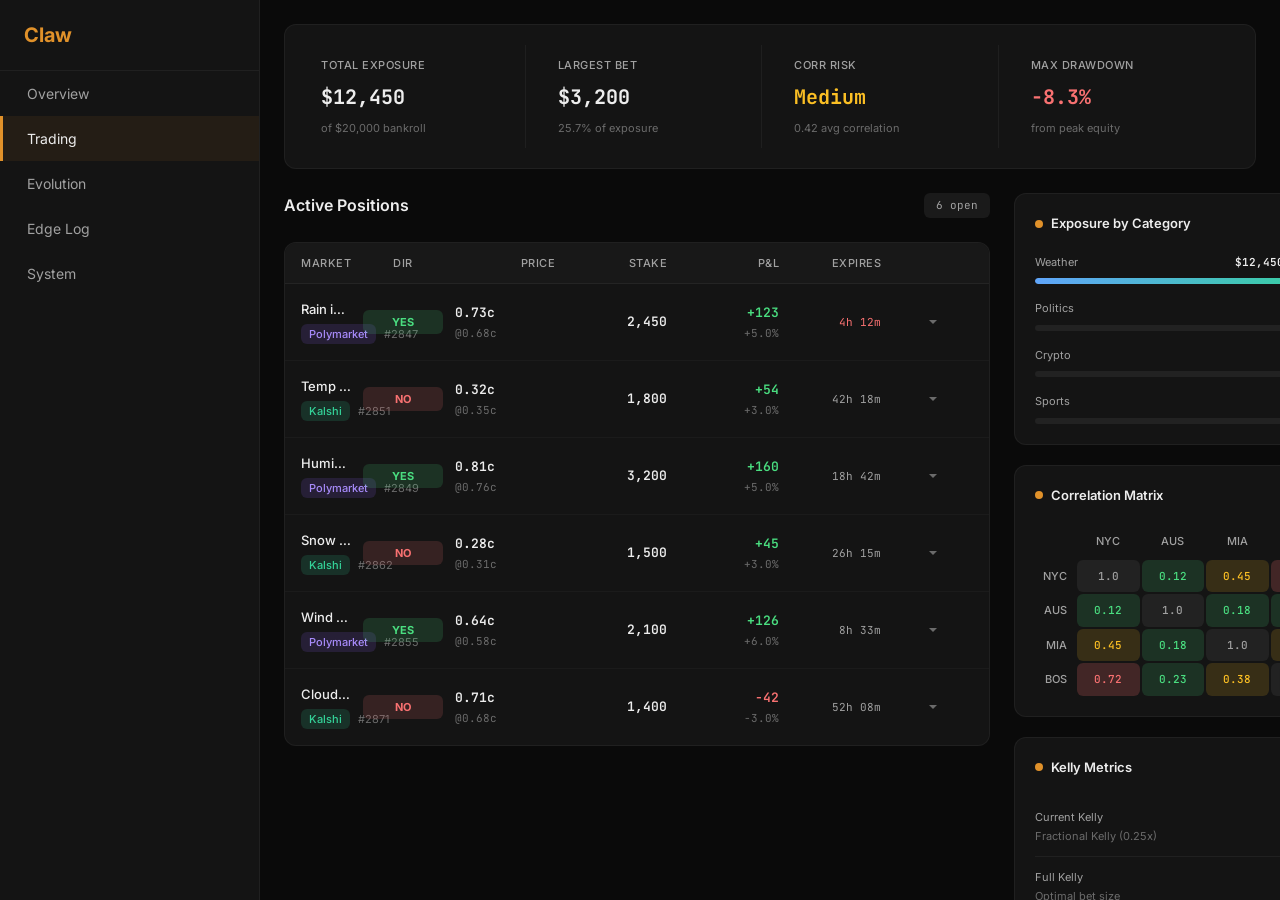
<file: trading-tab.html>
<!DOCTYPE html>
<html lang="en">
<head>
    <meta charset="UTF-8">
    <meta name="viewport" content="width=device-width, initial-scale=1.0">
    <title>Claw Command Center - Trading</title>
    <link href="https://fonts.googleapis.com/css2?family=Inter:wght@400;500;600;700&family=JetBrains+Mono:wght@400;500;600&display=swap" rel="stylesheet">
    <style>
        :root {
            --amber-500: #E0912A;
            --amber-400: #F5A94C;
            --dark-950: #0A0A0A;
            --dark-900: #141414;
            --dark-850: #181818;
            --dark-800: #1A1A1A;
            --dark-700: #222222;
            --dark-600: #2A2A2A;
            --text-primary: #EDEDED;
            --text-secondary: #A1A1A1;
            --text-tertiary: #6B6B6B;
            --success: #4ADE80;
            --success-dim: rgba(74, 222, 128, 0.15);
            --danger: #F87171;
            --danger-dim: rgba(248, 113, 113, 0.15);
            --warning: #FBBF24;
            --info: #60A5FA;
            --font-mono: 'JetBrains Mono', monospace;
            --font-sans: 'Inter', system-ui, sans-serif;
            --space-1: 4px;
            --space-2: 8px;
            --space-3: 12px;
            --space-4: 16px;
            --space-5: 20px;
            --space-6: 24px;
            --text-xs: 11px;
            --text-sm: 13px;
            --text-base: 14px;
            --text-lg: 16px;
            --text-xl: 20px;
            --radius-sm: 6px;
            --radius-md: 8px;
            --radius-lg: 12px;
        }
        * { margin: 0; padding: 0; box-sizing: border-box; }
        body { font-family: var(--font-sans); background: var(--dark-950); color: var(--text-primary); font-size: 14px; line-height: 1.5; }
        .app { display: flex; height: 100vh; }
        .sidebar { width: 260px; background: var(--dark-900); border-right: 1px solid rgba(255,255,255,0.05); display: flex; flex-direction: column; flex-shrink: 0; }
        .logo { padding: 20px 24px; font-size: 20px; font-weight: 700; color: var(--amber-500); border-bottom: 1px solid rgba(255,255,255,0.05); }
        .nav-item { display: flex; align-items: center; gap: 12px; padding: 12px 24px; cursor: pointer; color: var(--text-secondary); border-left: 3px solid transparent; transition: all 0.2s; }
        .nav-item:hover { color: var(--text-primary); background: rgba(255,255,255,0.02); }
        .nav-item.active { color: var(--text-primary); border-left-color: var(--amber-500); background: rgba(224,145,42,0.08); }
        .main { flex: 1; overflow-y: auto; padding: var(--space-6); }
        .risk-snapshot-bar { display: grid; grid-template-columns: repeat(4, 1fr); gap: var(--space-4); margin-bottom: var(--space-6); background: var(--dark-900); border-radius: var(--radius-lg); padding: var(--space-5); border: 1px solid rgba(255,255,255,0.05); }
        .snapshot-metric { display: flex; flex-direction: column; gap: var(--space-2); padding: var(--space-3) var(--space-4); border-right: 1px solid rgba(255,255,255,0.05); }
        .snapshot-metric:last-child { border-right: none; }
        .snapshot-label { font-size: var(--text-xs); color: var(--text-secondary); text-transform: uppercase; letter-spacing: 0.5px; font-weight: 500; }
        .snapshot-value { font-size: var(--text-xl); font-weight: 700; font-family: var(--font-mono); color: var(--text-primary); }
        .snapshot-value.positive { color: var(--success); }
        .snapshot-value.negative { color: var(--danger); }
        .snapshot-value.warning { color: var(--warning); }
        .snapshot-sub { font-size: var(--text-xs); color: var(--text-tertiary); }
        .trading-grid { display: grid; grid-template-columns: 1fr 340px; gap: var(--space-6); }
        .positions-section { display: flex; flex-direction: column; gap: var(--space-4); }
        .positions-header { display: flex; justify-content: space-between; align-items: center; margin-bottom: var(--space-2); }
        .positions-title { font-size: var(--text-lg); font-weight: 600; }
        .positions-count { font-size: var(--text-xs); color: var(--text-secondary); font-family: var(--font-mono); background: var(--dark-800); padding: var(--space-1) var(--space-3); border-radius: var(--radius-sm); }
        .positions-table { background: var(--dark-900); border-radius: var(--radius-lg); border: 1px solid rgba(255,255,255,0.05); overflow: hidden; }
        .table-header { display: grid; grid-template-columns: 2.5fr 80px 100px 100px 100px 90px 80px; gap: var(--space-3); padding: var(--space-3) var(--space-4); background: var(--dark-850); border-bottom: 1px solid rgba(255,255,255,0.05); font-size: var(--text-xs); color: var(--text-secondary); font-weight: 500; text-transform: uppercase; letter-spacing: 0.5px; }
        .table-header > div { display: flex; align-items: center; }
        .table-header .align-right { justify-content: flex-end; }
        .table-header .align-center { justify-content: center; }
        .position-row { display: grid; grid-template-columns: 2.5fr 80px 100px 100px 100px 90px 80px; gap: var(--space-3); padding: var(--space-4); border-bottom: 1px solid rgba(255,255,255,0.03); cursor: pointer; transition: all 0.2s ease; align-items: center; }
        .position-row:last-child { border-bottom: none; }
        .position-row:hover { background: rgba(224,145,42,0.05); }
        .position-row:focus { outline: 2px solid var(--amber-500); outline-offset: -2px; }
        .position-row.expanded { background: rgba(224,145,42,0.08); }
        .position-market-cell { display: flex; flex-direction: column; gap: var(--space-1); min-width: 0; }
        .position-market-name { font-size: var(--text-sm); font-weight: 500; color: var(--text-primary); white-space: nowrap; overflow: hidden; text-overflow: ellipsis; }
        .position-platform { display: flex; align-items: center; gap: var(--space-2); }
        .platform-badge { font-size: var(--text-xs); padding: 2px 8px; border-radius: var(--radius-sm); font-weight: 500; }
        .platform-badge.polymarket { background: rgba(139, 92, 246, 0.15); color: #A78BFA; }
        .platform-badge.kalshi { background: rgba(52, 211, 153, 0.15); color: #34D399; }
        .position-direction { font-size: var(--text-xs); font-weight: 700; padding: 4px 10px; border-radius: var(--radius-sm); text-transform: uppercase; text-align: center; }
        .position-direction.yes { background: var(--success-dim); color: var(--success); }
        .position-direction.no { background: var(--danger-dim); color: var(--danger); }
        .position-price { display: flex; flex-direction: column; gap: 2px; }
        .price-current { font-size: var(--text-sm); font-weight: 600; font-family: var(--font-mono); color: var(--text-primary); }
        .price-entry { font-size: var(--text-xs); color: var(--text-tertiary); font-family: var(--font-mono); }
        .position-stake { font-size: var(--text-sm); font-weight: 600; font-family: var(--font-mono); color: var(--text-primary); text-align: right; }
        .position-pnl { display: flex; flex-direction: column; gap: 2px; text-align: right; }
        .pnl-value { font-size: var(--text-sm); font-weight: 600; font-family: var(--font-mono); }
        .pnl-value.positive { color: var(--success); }
        .pnl-value.negative { color: var(--danger); }
        .pnl-percent { font-size: var(--text-xs); color: var(--text-tertiary); font-family: var(--font-mono); }
        .position-expires { font-size: var(--text-xs); color: var(--text-secondary); font-family: var(--font-mono); text-align: right; }
        .position-expires.urgent { color: var(--danger); animation: pulse 1.5s infinite; }
        @keyframes pulse { 0%, 100% { opacity: 1; } 50% { opacity: 0.5; } }
        .expand-icon { display: flex; align-items: center; justify-content: center; color: var(--text-tertiary); transition: transform 0.2s; }
        .position-row.expanded .expand-icon { transform: rotate(180deg); color: var(--amber-500); }
        .position-reasoning { display: none; grid-column: 1 / -1; padding: var(--space-4); padding-top: 0; margin-top: calc(-1 * var(--space-2)); animation: slideDown 0.2s ease; }
        @keyframes slideDown { from { opacity: 0; transform: translateY(-10px); } to { opacity: 1; transform: translateY(0); } }
        .position-row.expanded .position-reasoning { display: block; }
        .reasoning-content { background: var(--dark-800); border-radius: var(--radius-md); padding: var(--space-4); border-left: 3px solid var(--amber-500); }
        .reasoning-header { font-size: var(--text-xs); color: var(--text-secondary); text-transform: uppercase; letter-spacing: 0.5px; margin-bottom: var(--space-3); font-weight: 500; }
        .reasoning-text { font-size: var(--text-sm); color: var(--text-primary); line-height: 1.6; margin-bottom: var(--space-4); }
        .reasoning-meta { display: flex; gap: var(--space-6); padding-top: var(--space-3); border-top: 1px solid rgba(255,255,255,0.05); }
        .reasoning-meta-item { display: flex; flex-direction: column; gap: var(--space-1); }
        .reasoning-meta-label { font-size: var(--text-xs); color: var(--text-tertiary); }
        .reasoning-meta-value { font-size: var(--text-sm); font-weight: 600; color: var(--text-primary); font-family: var(--font-mono); }
        .risk-sidebar { display: flex; flex-direction: column; gap: var(--space-5); }
        .risk-card { background: var(--dark-900); border-radius: var(--radius-lg); padding: var(--space-5); border: 1px solid rgba(255,255,255,0.05); }
        .risk-card-header { display: flex; align-items: center; gap: var(--space-2); margin-bottom: var(--space-5); font-size: var(--text-sm); font-weight: 600; color: var(--text-primary); }
        .risk-card-header::before { content: ""; width: 8px; height: 8px; border-radius: 50%; background: var(--amber-500); }
        .exposure-category { margin-bottom: var(--space-4); }
        .exposure-category:last-child { margin-bottom: 0; }
        .exposure-header { display: flex; justify-content: space-between; align-items: center; margin-bottom: var(--space-2); }
        .exposure-label { font-size: var(--text-xs); color: var(--text-secondary); }
        .exposure-value { font-size: var(--text-xs); font-weight: 600; color: var(--text-primary); font-family: var(--font-mono); }
        .exposure-bar-bg { height: 6px; background: rgba(255,255,255,0.06); border-radius: 3px; overflow: hidden; }
        .exposure-bar-fill { height: 100%; border-radius: 3px; transition: width 0.3s ease; }
        .exposure-bar-fill.weather { background: linear-gradient(90deg, #60A5FA, #34D399); }
        .exposure-bar-fill.politics { background: linear-gradient(90deg, #A78BFA, #F472B6); }
        .exposure-bar-fill.crypto { background: linear-gradient(90deg, #FBBF24, #F97316); }
        .exposure-bar-fill.sports { background: linear-gradient(90deg, #4ADE80, #22D3EE); }
        .correlation-matrix { display: grid; grid-template-columns: auto repeat(4, 1fr); gap: 2px; font-size: var(--text-xs); }
        .matrix-header { font-weight: 500; color: var(--text-secondary); padding: var(--space-2); text-align: center; }
        .matrix-label { color: var(--text-secondary); padding: var(--space-2); text-align: right; font-weight: 500; }
        .matrix-cell { padding: var(--space-2); text-align: center; border-radius: var(--radius-sm); font-family: var(--font-mono); font-weight: 500; }
        .matrix-cell.high { background: rgba(248, 113, 113, 0.2); color: var(--danger); }
        .matrix-cell.medium { background: rgba(251, 191, 36, 0.15); color: var(--warning); }
        .matrix-cell.low { background: rgba(74, 222, 128, 0.15); color: var(--success); }
        .matrix-cell.diag { background: rgba(255,255,255,0.06); color: var(--text-secondary); }
        .kelly-metric { display: flex; justify-content: space-between; align-items: center; padding: var(--space-3) 0; border-bottom: 1px solid rgba(255,255,255,0.05); }
        .kelly-metric:last-child { border-bottom: none; }
        .kelly-label { display: flex; flex-direction: column; gap: 2px; }
        .kelly-name { font-size: var(--text-xs); color: var(--text-secondary); }
        .kelly-desc { font-size: var(--text-xs); color: var(--text-tertiary); }
        .kelly-value { font-size: var(--text-sm); font-weight: 600; font-family: var(--font-mono); color: var(--text-primary); }
        .kelly-value.optimal { color: var(--success); }
        .kelly-value.caution { color: var(--warning); }
        .kelly-value.risky { color: var(--danger); }
        .kelly-formula { margin-top: var(--space-4); padding: var(--space-3); background: var(--dark-800); border-radius: var(--radius-md); font-family: var(--font-mono); font-size: var(--text-xs); color: var(--text-secondary); text-align: center; }
        @media (max-width: 1100px) { .trading-grid { grid-template-columns: 1fr; } .risk-sidebar { flex-direction: row; flex-wrap: wrap; } .risk-card { flex: 1; min-width: 280px; } }
        @media (max-width: 768px) { .risk-snapshot-bar { grid-template-columns: repeat(2, 1fr); } .snapshot-metric:nth-child(2) { border-right: none; } .snapshot-metric:nth-child(1), .snapshot-metric:nth-child(2) { border-bottom: 1px solid rgba(255,255,255,0.05); padding-bottom: var(--space-4); } .table-header { display: none; } .position-row { display: flex; flex-direction: column; align-items: flex-start; gap: var(--space-2); } .position-reasoning { width: 100%; } }
    </style>
</head>
<body>
    <div class="app">
        <aside class="sidebar" role="navigation" aria-label="Main navigation">
            <div class="logo">Claw</div>
            <nav>
                <div class="nav-item" onclick="switchTab('overview')">Overview</div>
                <div class="nav-item active" onclick="switchTab('trading')">Trading</div>
                <div class="nav-item" onclick="switchTab('evolution')">Evolution</div>
                <div class="nav-item" onclick="switchTab('edge')">Edge Log</div>
                <div class="nav-item" onclick="switchTab('system')">System</div>
            </nav>
        </aside>
        <main class="main">
            <div id="trading" class="tab-content active">
                <section class="risk-snapshot-bar" aria-label="Risk Snapshot">
                    <div class="snapshot-metric">
                        <span class="snapshot-label">Total Exposure</span>
                        <span class="snapshot-value">$12,450</span>
                        <span class="snapshot-sub">of $20,000 bankroll</span>
                    </div>
                    <div class="snapshot-metric">
                        <span class="snapshot-label">Largest Bet</span>
                        <span class="snapshot-value">$3,200</span>
                        <span class="snapshot-sub">25.7% of exposure</span>
                    </div>
                    <div class="snapshot-metric">
                        <span class="snapshot-label">Corr Risk</span>
                        <span class="snapshot-value warning">Medium</span>
                        <span class="snapshot-sub">0.42 avg correlation</span>
                    </div>
                    <div class="snapshot-metric">
                        <span class="snapshot-label">Max Drawdown</span>
                        <span class="snapshot-value negative">-8.3%</span>
                        <span class="snapshot-sub">from peak equity</span>
                    </div>
                </section>
                <div class="trading-grid">
                    <section class="positions-section" aria-labelledby="positions-heading">
                        <div class="positions-header">
                            <h2 id="positions-heading" class="positions-title">Active Positions</h2>
                            <span class="positions-count">6 open</span>
                        </div>
                        <div class="positions-table">
                            <div class="table-header" role="row">
                                <div>Market</div>
                                <div class="align-center">Dir</div>
                                <div class="align-right">Price</div>
                                <div class="align-right">Stake</div>
                                <div class="align-right">P&L</div>
                                <div class="align-right">Expires</div>
                                <div class="align-center"></div>
                            </div>
                            <article class="position-row" tabindex="0" role="button" onclick="toggleRow(this)">
                                <div class="position-market-cell">
                                    <div class="position-market-name">Rain in NYC March 20</div>
                                    <div class="position-platform">
                                        <span class="platform-badge polymarket">Polymarket</span>
                                        <span style="font-size: var(--text-xs); color: var(--text-tertiary);">#2847</span>
                                    </div>
                                </div>
                                <div class="position-direction yes">YES</div>
                                <div class="position-price">
                                    <span class="price-current">0.73c</span>
                                    <span class="price-entry">@0.68c</span>
                                </div>
                                <div class="position-stake">2,450</div>
                                <div class="position-pnl">
                                    <span class="pnl-value positive">+123</span>
                                    <span class="pnl-percent">+5.0%</span>
                                </div>
                                <div class="position-expires urgent">4h 12m</div>
                                <div class="expand-icon" aria-hidden="true">
                                    <svg width="16" height="16" viewBox="0 0 16 16" fill="currentColor"><path d="M4 6l4 4 4-4"/></svg>
                                </div>
                                <div class="position-reasoning">
                                    <div class="reasoning-content">
                                        <div class="reasoning-header">Position Reasoning</div>
                                        <p class="reasoning-text">NWS forecast shows 78% precipitation probability for Manhattan area. European model (ECMWF) aligns with GFS on moisture convergence. Bet placed at slight discount to true probability (estimated 75%). Edge: 7% over market price.</p>
                                        <div class="reasoning-meta">
                                            <div class="reasoning-meta-item"><span class="reasoning-meta-label">Confidence</span><span class="reasoning-meta-value" style="color: var(--success);">73%</span></div>
                                            <div class="reasoning-meta-item"><span class="reasoning-meta-label">Edge</span><span class="reasoning-meta-value" style="color: var(--amber-400);">+7.2%</span></div>
                                            <div class="reasoning-meta-item"><span class="reasoning-meta-label">Kelly %</span><span class="reasoning-meta-value">12.4%</span></div>
                                            <div class="reasoning-meta-item"><span class="reasoning-meta-label">Opened</span><span class="reasoning-meta-value">Mar 18</span></div>
                                        </div>
                                    </div>
                                </div>
                            </article>
                            <article class="position-row" tabindex="0" role="button" onclick="toggleRow(this)">
                                <div class="position-market-cell">
                                    <div class="position-market-name">Temp over 72F Austin</div>
                                    <div class="position-platform">
                                        <span class="platform-badge kalshi">Kalshi</span>
                                        <span style="font-size: var(--text-xs); color: var(--text-tertiary);">#2851</span>
                                    </div>
                                </div>
                                <div class="position-direction no">NO</div>
                                <div class="position-price">
                                    <span class="price-current">0.32c</span>
                                    <span class="price-entry">@0.35c</span>
                                </div>
                                <div class="position-stake">1,800</div>
                                <div class="position-pnl">
                                    <span class="pnl-value positive">+54</span>
                                    <span class="pnl-percent">+3.0%</span>
                                </div>
                                <div class="position-expires">42h 18m</div>
                                <div class="expand-icon" aria-hidden="true">
                                    <svg width="16" height="16" viewBox="0 0 16 16" fill="currentColor"><path d="M4 6l4 4 4-4"/></svg>
                                </div>
                                <div class="position-reasoning">
                                    <div class="reasoning-content">
                                        <div class="reasoning-header">Position Reasoning</div>
                                        <p class="reasoning-text">Cold front moving through Texas panhandle. Historical data shows 72F threshold rarely breached in late March following late-season cold snaps. Market overestimating warming trend. Edge: 5% over market.</p>
                                        <div class="reasoning-meta">
                                            <div class="reasoning-meta-item"><span class="reasoning-meta-label">Confidence</span><span class="reasoning-meta-value" style="color: var(--success);">68%</span></div>
                                            <div class="reasoning-meta-item"><span class="reasoning-meta-label">Edge</span><span class="reasoning-meta-value" style="color: var(--amber-400);">+5.1%</span></div>
                                            <div class="reasoning-meta-item"><span class="reasoning-meta-label">Kelly %</span><span class="reasoning-meta-value">9.0%</span></div>
                                            <div class="reasoning-meta-item"><span class="reasoning-meta-label">Opened</span><span class="reasoning-meta-value">Mar 17</span></div>
                                        </div>
                                    </div>
                                </div>
                            </article>
                            <article class="position-row" tabindex="0" role="button" onclick="toggleRow(this)">
                                <div class="position-market-cell">
                                    <div class="position-market-name">Humidity under 60% Miami</div>
                                    <div class="position-platform">
                                        <span class="platform-badge polymarket">Polymarket</span>
                                        <span style="font-size: var(--text-xs); color: var(--text-tertiary);">#2849</span>
                                    </div>
                                </div>
                                <div class="position-direction yes">YES</div>
                                <div class="position-price">
                                    <span class="price-current">0.81c</span>
                                    <span class="price-entry">@0.76c</span>
                                </div>
                                <div class="position-stake">3,200</div>
                                <div class="position-pnl">
                                    <span class="pnl-value positive">+160</span>
                                    <span class="pnl-percent">+5.0%</span>
                                </div>
                                <div class="position-expires">18h 42m</div>
                                <div class="expand-icon" aria-hidden="true">
                                    <svg width="16" height="16" viewBox="0 0 16 16" fill="currentColor"><path d="M4 6l4 4 4-4"/></svg>
                                </div>
                                <div class="position-reasoning">
                                    <div class="reasoning-content">
                                        <div class="reasoning-header">Position Reasoning</div>
                                        <p class="reasoning-text">Dry air mass from Gulf displacement. Dew point dropping faster than models predicted. High confidence in sub-60% humidity through resolution period. Largest position due to strong edge.</p>
                                        <div class="reasoning-meta">
                                            <div class="reasoning-meta-item"><span class="reasoning-meta-label">Confidence</span><span class="reasoning-meta-value" style="color: var(--success);">81%</span></div>
                                            <div class="reasoning-meta-item"><span class="reasoning-meta-label">Edge</span><span class="reasoning-meta-value" style="color: var(--amber-400);">+6.6%</span></div>
                                            <div class="reasoning-meta-item"><span class="reasoning-meta-label">Kelly %</span><span class="reasoning-meta-value">16.0%</span></div>
                                            <div class="reasoning-meta-item"><span class="reasoning-meta-label">Opened</span><span class="reasoning-meta-value">Mar 16</span></div>
                                        </div>
                                    </div>
                                </div>
                            </article>
                            <article class="position-row" tabindex="0" role="button" onclick="toggleRow(this)">
                                <div class="position-market-cell">
                                    <div class="position-market-name">Snow in Boston March 21</div>
                                    <div class="position-platform">
                                        <span class="platform-badge kalshi">Kalshi</span>
                                        <span style="font-size: var(--text-xs); color: var(--text-tertiary);">#2862</span>
                                    </div>
                                </div>
                                <div class="position-direction no">NO</div>
                                <div class="position-price">
                                    <span class="price-current">0.28c</span>
                                    <span class="price-entry">@0.31c</span>
                                </div>
                                <div class="position-stake">1,500</div>
                                <div class="position-pnl">
                                    <span class="pnl-value positive">+45</span>
                                    <span class="pnl-percent">+3.0%</span>
                                </div>
                                <div class="position-expires">26h 15m</div>
                                <div class="expand-icon" aria-hidden="true">
                                    <svg width="16" height="16" viewBox="0 0 16 16" fill="currentColor"><path d="M4 6l4 4 4-4"/></svg>
                                </div>
                                <div class="position-reasoning">
                                    <div class="reasoning-content">
                                        <div class="reasoning-header">Position Reasoning</div>
                                        <p class="reasoning-text">Temperatures rising above freezing by noon. Ground too warm for accumulation even if precipitation falls. Market overestimating snow probability based on outdated models.</p>
                                        <div class="reasoning-meta">
                                            <div class="reasoning-meta-item"><span class="reasoning-meta-label">Confidence</span><span class="reasoning-meta-value" style="color: var(--success);">72%</span></div>
                                            <div class="reasoning-meta-item"><span class="reasoning-meta-label">Edge</span><span class="reasoning-meta-value" style="color: var(--amber-400);">+4.8%</span></div>
                                            <div class="reasoning-meta-item"><span class="reasoning-meta-label">Kelly %</span><span class="reasoning-meta-value">7.5%</span></div>
                                            <div class="reasoning-meta-item"><span class="reasoning-meta-label">Opened</span><span class="reasoning-meta-value">Mar 19</span></div>
                                        </div>
                                    </div>
                                </div>
                            </article>
                            <article class="position-row" tabindex="0" role="button" onclick="toggleRow(this)">
                                <div class="position-market-cell">
                                    <div class="position-market-name">Wind over 25mph Chicago</div>
                                    <div class="position-platform">
                                        <span class="platform-badge polymarket">Polymarket</span>
                                        <span style="font-size: var(--text-xs); color: var(--text-tertiary);">#2855</span>
                                    </div>
                                </div>
                                <div class="position-direction yes">YES</div>
                                <div class="position-price">
                                    <span class="price-current">0.64c</span>
                                    <span class="price-entry">@0.58c</span>
                                </div>
                                <div class="position-stake">2,100</div>
                                <div class="position-pnl">
                                    <span class="pnl-value positive">+126</span>
                                    <span class="pnl-percent">+6.0%</span>
                                </div>
                                <div class="position-expires">8h 33m</div>
                                <div class="expand-icon" aria-hidden="true">
                                    <svg width="16" height="16" viewBox="0 0 16 16" fill="currentColor"><path d="M4 6l4 4 4-4"/></svg>
                                </div>
                                <div class="position-reasoning">
                                    <div class="reasoning-content">
                                        <div class="reasoning-header">Position Reasoning</div>
                                        <p class="reasoning-text">Strong pressure gradient developing ahead of frontal system. Sustained winds already gusting to 30mph at O'Hare. High confidence threshold will be exceeded.</p>
                                        <div class="reasoning-meta">
                                            <div class="reasoning-meta-item"><span class="reasoning-meta-label">Confidence</span><span class="reasoning-meta-value" style="color: var(--success);">76%</span></div>
                                            <div class="reasoning-meta-item"><span class="reasoning-meta-label">Edge</span><span class="reasoning-meta-value" style="color: var(--amber-400);">+8.4%</span></div>
                                            <div class="reasoning-meta-item"><span class="reasoning-meta-label">Kelly %</span><span class="reasoning-meta-value">10.5%</span></div>
                                            <div class="reasoning-meta-item"><span class="reasoning-meta-label">Opened</span><span class="reasoning-meta-value">Mar 18</span></div>
                                        </div>
                                    </div>
                                </div>
                            </article>
                            <article class="position-row" tabindex="0" role="button" onclick="toggleRow(this)">
                                <div class="position-market-cell">
                                    <div class="position-market-name">Cloud cover under 40% Seattle</div>
                                    <div class="position-platform">
                                        <span class="platform-badge kalshi">Kalshi</span>
                                        <span style="font-size: var(--text-xs); color: var(--text-tertiary);">#2871</span>
                                    </div>
                                </div>
                                <div class="position-direction no">NO</div>
                                <div class="position-price">
                                    <span class="price-current">0.71c</span>
                                    <span class="price-entry">@0.68c</span>
                                </div>
                                <div class="position-stake">1,400</div>
                                <div class="position-pnl">
                                    <span class="pnl-value negative">-42</span>
                                    <span class="pnl-percent">-3.0%</span>
                                </div>
                                <div class="position-expires">52h 08m</div>
                                <div class="expand-icon" aria-hidden="true">
                                    <svg width="16" height="16" viewBox="0 0 16 16" fill="currentColor"><path d="M4 6l4 4 4-4"/></svg>
                                </div>
                                <div class="position-reasoning">
                                    <div class="reasoning-content">
                                        <div class="reasoning-header">Position Reasoning</div>
                                        <p class="reasoning-text">Marine layer persisting longer than forecast. Low pressure system off coast maintaining cloud coverage through resolution window. Position underwater but holding for reversal.</p>
                                        <div class="reasoning-meta">
                                            <div class="reasoning-meta-item"><span class="reasoning-meta-label">Confidence</span><span class="reasoning-meta-value" style="color: var(--warning);">61%</span></div>
                                            <div class="reasoning-meta-item"><span class="reasoning-meta-label">Edge</span><span class="reasoning-meta-value" style="color: var(--amber-400);">+3.2%</span></div>
                                            <div class="reasoning-meta-item"><span class="reasoning-meta-label">Kelly %</span><span class="reasoning-meta-value">7.0%</span></div>
                                            <div class="reasoning-meta-item"><span class="reasoning-meta-label">Opened</span><span class="reasoning-meta-value">Mar 17</span></div>
                                        </div>
                                    </div>
                                </div>
                            </article>
                        </div>
                    </section>
                    <aside class="risk-sidebar" aria-label="Risk Analysis">
                        <div class="risk-card">
                            <h3 class="risk-card-header">Exposure by Category</h3>
                            <div class="exposure-category">
                                <div class="exposure-header">
                                    <span class="exposure-label">Weather</span>
                                    <span class="exposure-value">$12,450 (100%)</span>
                                </div>
                                <div class="exposure-bar-bg"><div class="exposure-bar-fill weather" style="width: 100%"></div></div>
                            </div>
                            <div class="exposure-category">
                                <div class="exposure-header">
                                    <span class="exposure-label">Politics</span>
                                    <span class="exposure-value">$0 (0%)</span>
                                </div>
                                <div class="exposure-bar-bg"><div class="exposure-bar-fill politics" style="width: 0%"></div></div>
                            </div>
                            <div class="exposure-category">
                                <div class="exposure-header">
                                    <span class="exposure-label">Crypto</span>
                                    <span class="exposure-value">$0 (0%)</span>
                                </div>
                                <div class="exposure-bar-bg"><div class="exposure-bar-fill crypto" style="width: 0%"></div></div>
                            </div>
                            <div class="exposure-category">
                                <div class="exposure-header">
                                    <span class="exposure-label">Sports</span>
                                    <span class="exposure-value">$0 (0%)</span>
                                </div>
                                <div class="exposure-bar-bg"><div class="exposure-bar-fill sports" style="width: 0%"></div></div>
                            </div>
                        </div>
                        <div class="risk-card">
                            <h3 class="risk-card-header">Correlation Matrix</h3>
                            <div class="correlation-matrix">
                                <div></div>
                                <div class="matrix-header">NYC</div>
                                <div class="matrix-header">AUS</div>
                                <div class="matrix-header">MIA</div>
                                <div class="matrix-header">BOS</div>
                                <div class="matrix-label">NYC</div>
                                <div class="matrix-cell diag">1.0</div>
                                <div class="matrix-cell low">0.12</div>
                                <div class="matrix-cell medium">0.45</div>
                                <div class="matrix-cell high">0.72</div>
                                <div class="matrix-label">AUS</div>
                                <div class="matrix-cell low">0.12</div>
                                <div class="matrix-cell diag">1.0</div>
                                <div class="matrix-cell low">0.18</div>
                                <div class="matrix-cell low">0.23</div>
                                <div class="matrix-label">MIA</div>
                                <div class="matrix-cell medium">0.45</div>
                                <div class="matrix-cell low">0.18</div>
                                <div class="matrix-cell diag">1.0</div>
                                <div class="matrix-cell medium">0.38</div>
                                <div class="matrix-label">BOS</div>
                                <div class="matrix-cell high">0.72</div>
                                <div class="matrix-cell low">0.23</div>
                                <div class="matrix-cell medium">0.38</div>
                                <div class="matrix-cell diag">1.0</div>
                            </div>
                        </div>
                        <div class="risk-card">
                            <h3 class="risk-card-header">Kelly Metrics</h3>
                            <div class="kelly-metric">
                                <div class="kelly-label">
                                    <span class="kelly-name">Current Kelly</span>
                                    <span class="kelly-desc">Fractional Kelly (0.25x)</span>
                                </div>
                                <span class="kelly-value optimal">62.3%</span>
                            </div>
                            <div class="kelly-metric">
                                <div class="kelly-label">
                                    <span class="kelly-name">Full Kelly</span>
                                    <span class="kelly-desc">Optimal bet size</span>
                                </div>
                                <span class="kelly-value">249.2%</span>
                            </div>
                            <div class="kelly-metric">
                                <div class="kelly-label">
                                    <span class="kelly-name">Edge-Adjusted</span>
                                    <span class="kelly-desc">Weighted by avg edge</span>
                                </div>
                                <span class="kelly-value caution">18.7%</span>
                            </div>
                            <div class="kelly-metric">
                                <div class="kelly-label">
                                    <span class="kelly-name">Max Position</span>
                                    <span class="kelly-desc">Single bet limit</span>
                                </div>
                                <span class="kelly-value caution">25.0%</span>
                            </div>
                            <div class="kelly-formula">f* = (bp - q) / b</div>
                        </div>
                    </aside>
                </div>
            </div>
        </main>
    </div>
    <script>
        function switchTab(tabId) {
            document.querySelectorAll('.tab-content').forEach(t => t.classList.remove('active'));
            document.querySelectorAll('.nav-item').forEach(n => n.classList.remove('active'));
            document.getElementById(tabId).classList.add('active');
            event.target.classList.add('active');
        }
        function toggleRow(row) {
            row.classList.toggle('expanded');
        }
        document.querySelectorAll('.position-row').forEach(row => {
            row.addEventListener('keydown', (e) => {
                if (e.key === 'Enter' || e.key === ' ') {
                    e.preventDefault();
                    toggleRow(row);
                }
            });
        });
    </script>
</body>
</html>
</file>
